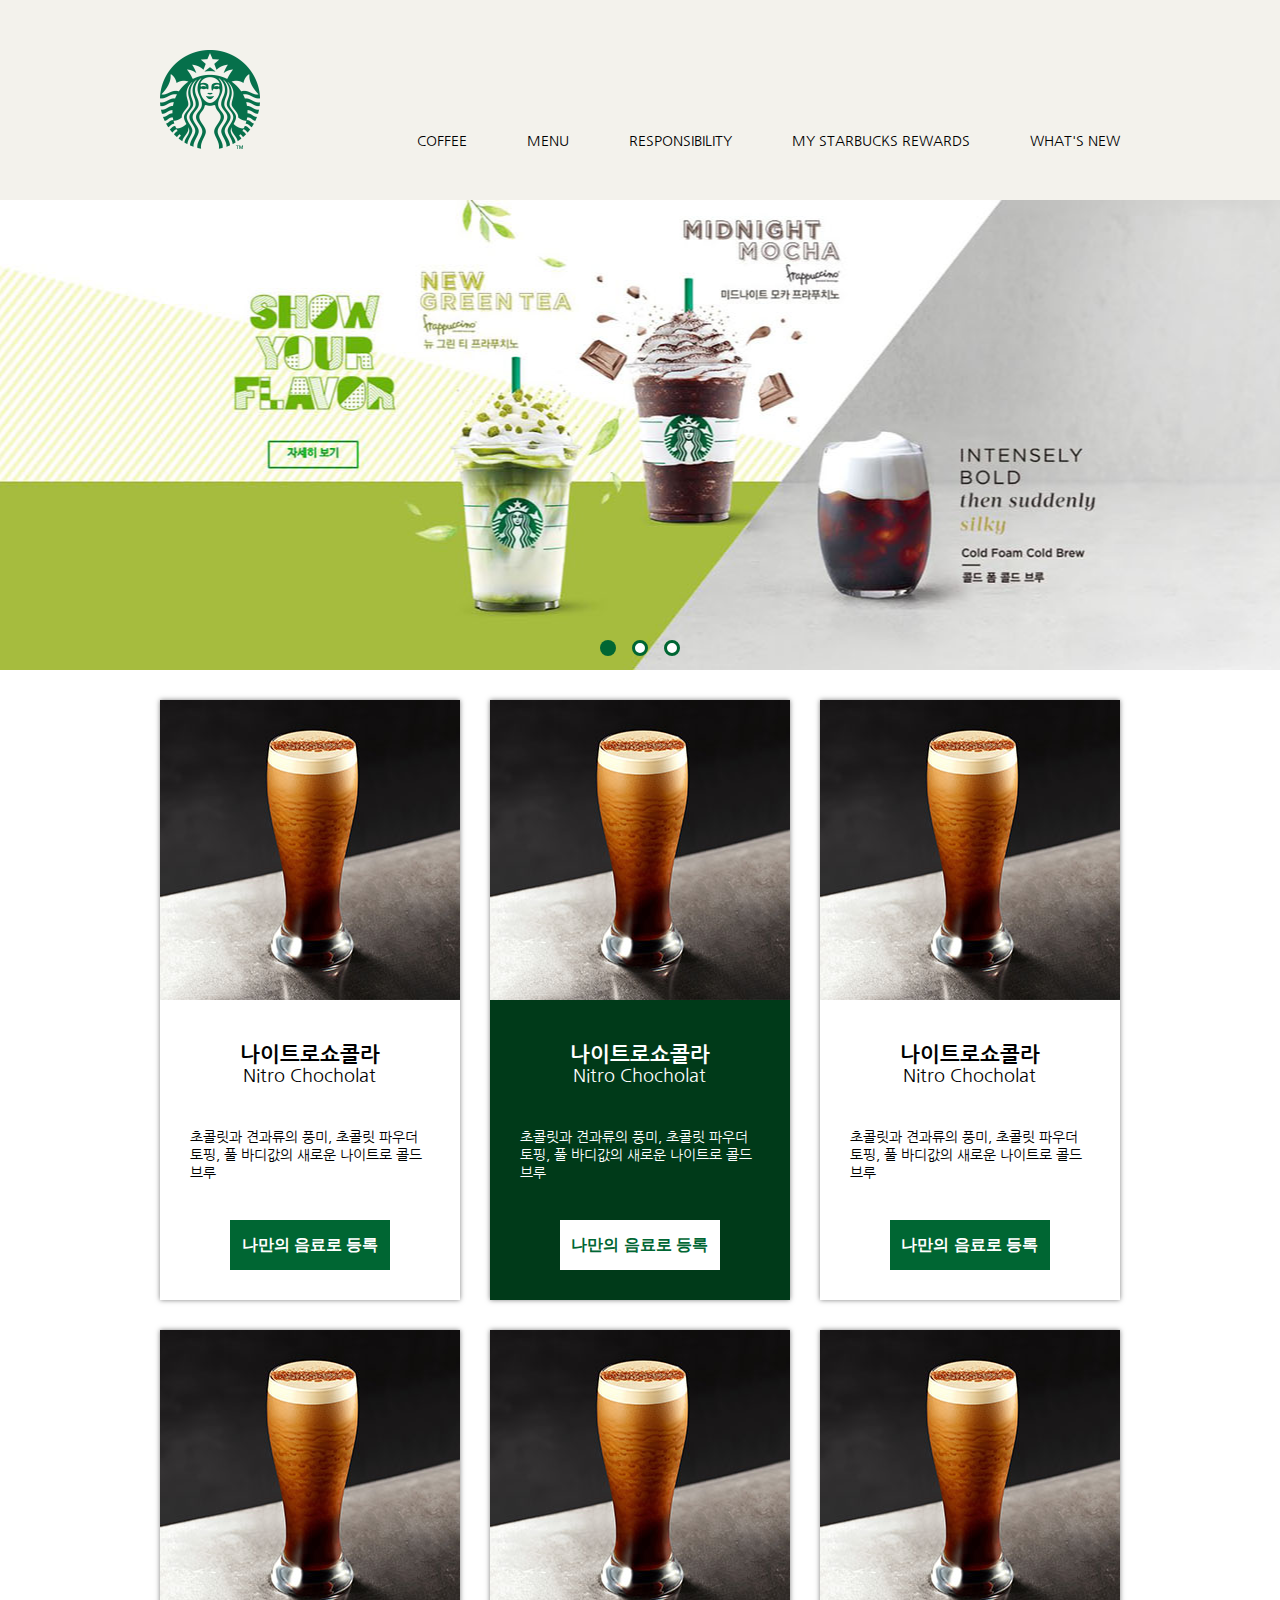
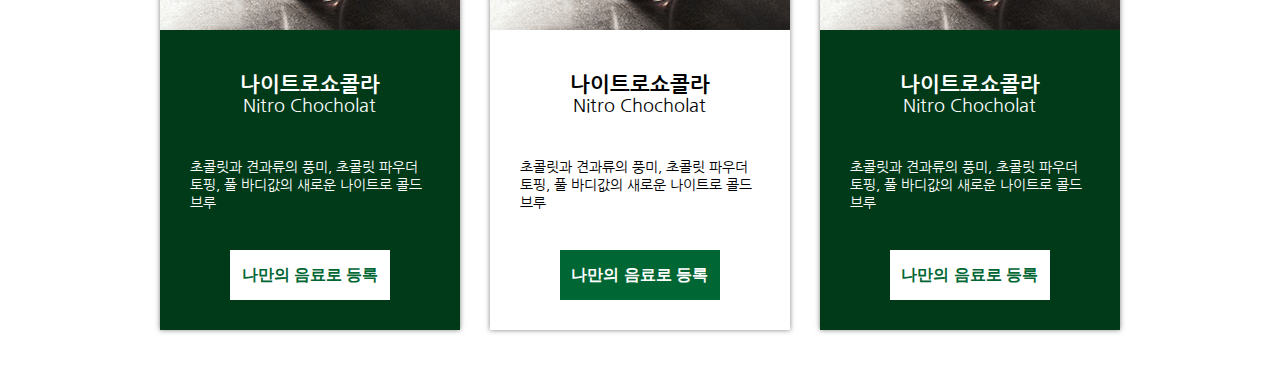
<file: layout/layout1.html>
<!DOCTYPE html>
<html lang="ko">
<head>
  <meta charset="UTF-8">
  <meta name="viewport" content="width=device-width, initial-scale=1.0">
  <meta http-equiv="X-UA-Compatible" content="ie=edge">
  <title>Document</title>
  <link href="https://fonts.googleapis.com/css?family=Nanum+Gothic" rel="stylesheet">
  <style>
    /* reset, common */
    *{margin: 0; padding: 0;}
    li{list-style: none;}
    a{text-decoration: none; color:#000;}
    button{border:0;}
    body{font-family: 'Nanum Gothic', sans-serif;}
    .center{position: relative; width: 960px; margin: 0 auto;}
    .skip{font-size: 0; text-indent: -9999px; position: absolute; left:-9999px;}

    /* header */
    header{background: #f3f2ec;}
    header .center{height: 200px;}
    header h1{padding-top: 50px;}
    header ul{position: absolute; bottom:50px; right:0;}
    header ul li{float: left; margin-left: 60px;}
    header ul li a{font-size: 14px; text-transform: uppercase;}
    header ul li a:hover{color:#06704b;}

    /* section */
    .slide{position: relative;}
    .slide .slide-list{height: 470px; overflow: hidden;}
    .slide .slide-list li{float: left; width: 100%; height: 100%;
      background-position: center; background-repeat: no-repeat;
    }
    .slide .slide-list li:nth-child(1){background-image: url(img/slide1.jpg);}
    .slide .slide-list li:nth-child(2){background-image: url(img/slide1.jpg);}
    .slide .slide-list li:nth-child(3){background-image: url(img/slide1.jpg);}
    .slide .pagination{
      position: absolute; left:50%; transform: translateX(-50%);
      bottom:14px;
    }
    .slide .pagination li{float: left; padding: 0 8px;}
    .slide .pagination li a{display: block; width: 16px; height: 16px;
      border-radius: 50%; border: 3px solid #006633; box-sizing: border-box;
      background: #fff;
    }
    .slide .pagination li.active a{
      background: #006633; border:0;
    }

    .product-list{margin: 30px auto;}
    .product-list::after{content:''; display: block; overflow: hidden; clear: both;}
    .product-list ul{margin:0 -15px; background: pink;}
    .product-list ul li{float: left; margin-bottom: 30px; width: 33.33%; text-align: center;}
    /* .product-list ul li{float: left; width: 300px; margin-right: 30px; margin-bottom: 30px; text-align: center;}
    .product-list ul li:nth-child(3n){margin-right: 0;} */
    .product-list ul li .wrap{
      /* block이면 가운데정렬 안되므로 인라인으로 성질변경 */
      display: inline-block;
      position: relative; width: 300px; height: 600px;
      background: #fff; box-shadow: 0 0 5px rgba(0,0,0,0.5);
    }
    .product-list ul li:nth-child(even) .wrap{background: #003a19;}
    .product-list ul li .wrap img{width: 100%;}
    .product-list ul li .wrap dl{padding-top: 40px;}
    .product-list ul li:nth-child(even) .wrap dl{color:#fff;}
    .product-list ul li .wrap dl dt{padding-bottom: 40px;}
    .product-list ul li .wrap dl dt b{font-size: 21px; display: block;}
    .product-list ul li .wrap dl dt span{font-size: 18px;}
    .product-list ul li .wrap dl dd{padding: 0 30px; font-size: 14px; text-align: left;}
    .product-list ul li .wrap button{
      position: absolute; left:50%; transform: translateX(-50%);
      bottom:30px; width: 160px; height: 50px; background: #006633; font-size: 16px;
      font-weight: bold; color:#fff;
    }
    .product-list ul li:nth-child(even) .wrap button{background: #fff; color:#006633;}


  </style>
</head>
<body>
  <header>
    <div class="center">
      <h1><img src="img/starbucks-logo.png" alt="스타벅스 로고"></h1>
      <ul>
        <!-- li*5>a[href=#] -->
        <li><a href="#">coffee</a></li>
        <li><a href="#">menu</a></li>
        <li><a href="#">responsibility</a></li>
        <li><a href="#">my starbucks rewards</a></li>
        <li><a href="#">what's new</a></li>
      </ul>
    </div>
  </header>
  <section>
    <article class="slide">
      <ul class="slide-list">
        <li><a href="#"><span class="skip">show your flavor - 뉴그린티 프라푸치노, ...</span></a></li>
        <li><a href="#"><span class="skip">두번째슬라이드 내용작성</span></a></li>
        <li><a href="#"><span class="skip">세번째슬라이드 내용작성</span></a></li>
      </ul>
      <!-- ul>li*3>a[href=#]>span[class=skip] -->
      <ul class="pagination">
        <li class="active"><a href="#"><span class="skip">1</span></a></li>
        <li><a href="#"><span class="skip">2</span></a></li>
        <li><a href="#"><span class="skip">3</span></a></li>
      </ul>
    </article>

    <article class="product-list center">
      <!-- ul>li>div[class=wrap]>img+(dl>dt(b+span)+dd)+button -->
      <ul>
        <li>
          <div class="wrap">
            <img src="img/coffee.jpg" alt="">
            <dl>
              <dt>
                <b>나이트로쇼콜라</b>
                <span>Nitro Chocholat</span>
              </dt>
              <dd>초콜릿과 견과류의 풍미, 초콜릿 파우더 토핑, 풀 바디값의 새로운 나이트로 콜드 브루</dd>
            </dl>
            <button>나만의 음료로 등록</button>
          </div>
        </li>
        <li>
          <div class="wrap">
            <img src="img/coffee.jpg" alt="">
            <dl>
              <dt>
                <b>나이트로쇼콜라</b>
                <span>Nitro Chocholat</span>
              </dt>
              <dd>초콜릿과 견과류의 풍미, 초콜릿 파우더 토핑, 풀 바디값의 새로운 나이트로 콜드 브루</dd>
            </dl>
            <button>나만의 음료로 등록</button>
          </div>
        </li>
        <li>
          <div class="wrap">
            <img src="img/coffee.jpg" alt="">
            <dl>
              <dt>
                <b>나이트로쇼콜라</b>
                <span>Nitro Chocholat</span>
              </dt>
              <dd>초콜릿과 견과류의 풍미, 초콜릿 파우더 토핑, 풀 바디값의 새로운 나이트로 콜드 브루</dd>
            </dl>
            <button>나만의 음료로 등록</button>
          </div>
        </li>
        <li>
          <div class="wrap">
            <img src="img/coffee.jpg" alt="">
            <dl>
              <dt>
                <b>나이트로쇼콜라</b>
                <span>Nitro Chocholat</span>
              </dt>
              <dd>초콜릿과 견과류의 풍미, 초콜릿 파우더 토핑, 풀 바디값의 새로운 나이트로 콜드 브루</dd>
            </dl>
            <button>나만의 음료로 등록</button>
          </div>
        </li>
        <li>
          <div class="wrap">
            <img src="img/coffee.jpg" alt="">
            <dl>
              <dt>
                <b>나이트로쇼콜라</b>
                <span>Nitro Chocholat</span>
              </dt>
              <dd>초콜릿과 견과류의 풍미, 초콜릿 파우더 토핑, 풀 바디값의 새로운 나이트로 콜드 브루</dd>
            </dl>
            <button>나만의 음료로 등록</button>
          </div>
        </li>
        <li>
          <div class="wrap">
            <img src="img/coffee.jpg" alt="">
            <dl>
              <dt>
                <b>나이트로쇼콜라</b>
                <span>Nitro Chocholat</span>
              </dt>
              <dd>초콜릿과 견과류의 풍미, 초콜릿 파우더 토핑, 풀 바디값의 새로운 나이트로 콜드 브루</dd>
            </dl>
            <button>나만의 음료로 등록</button>
          </div>
        </li>
      </ul>
    </article>
  </section>
</body>
</html>
</file>
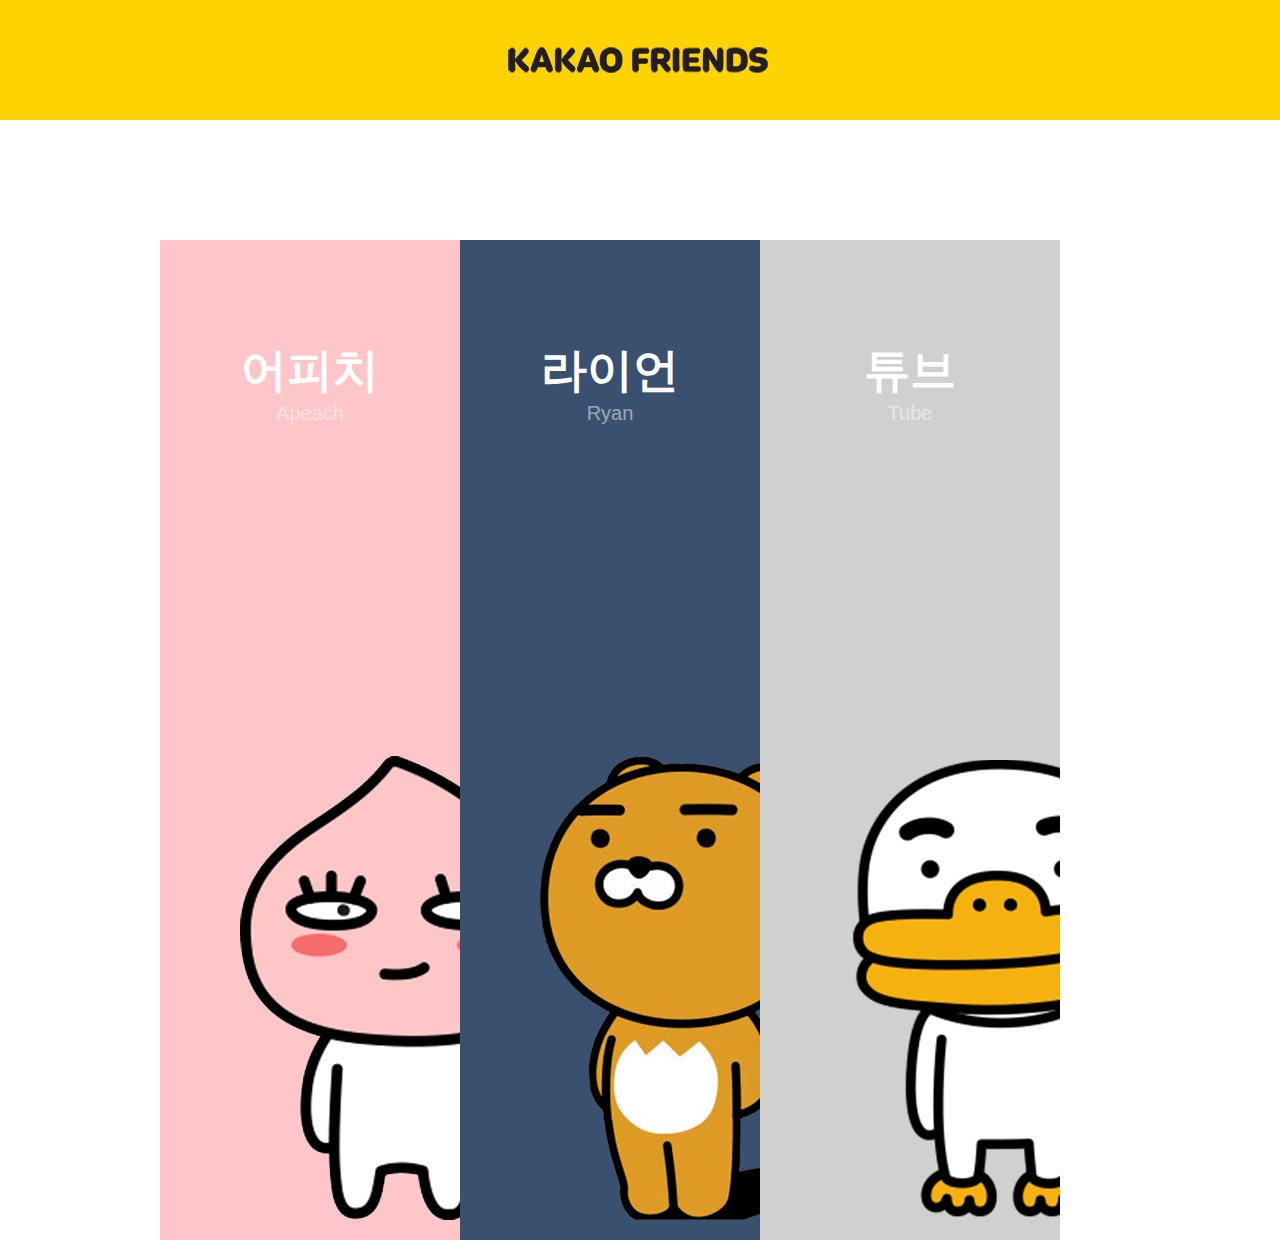
<file: layout/layout10_1.html>
<!DOCTYPE html>
<html lang="ko">
<head>
  <meta charset="UTF-8">
  <meta name="viewport" content="width=device-width, initial-scale=1.0">
  <meta http-equiv="X-UA-Compatible" content="ie=edge">
  <title>Document</title>
  <style>
    /* reset, common */
    *{margin: 0; padding: 0; transition: transform 1s;}
    .center{position: relative; width: 960px; margin: 0 auto;}

    /* header */
    body{font-family: sans-serif;}
    header{
      background: #ffd300;
      height: 120px;
      text-align: center;
      background-image: url(img/kakaofriends-logo.png);
      background-position: center;
      background-repeat: no-repeat;
    }
    section.center{margin: 100px auto;}
    .photo-list{
      margin-top: 120px;
    }
    .photo-list img{position: absolute; bottom: 20px; left: 80px;}
    .box1, .box2, .box3{
      width: 300px; height: 1000px;
      overflow: hidden;
      float: left;
      position: relative;
      color: #fff;
    }
    .box1{
      background:#fec6c8;
    }
    .box2{
      background:#39516e;
    }
    .box3{
      background:#d0d0d0;
    }
    p{
      margin-top: 100px;
      font-size: 30px;
      text-align: center;
      font-weight: bold;
    }
    span{
      display: block;
      font-size: 20px;
      text-align: center;
      opacity: 0.5;
    }
    input[type=radio]{
      display: none;
    }
    .photo-list input[type=radio]:checked +div{
      transform: scale(1.1);
      box-shadow: 0 0 10px 3px rgba(0, 0,0, 0.5);
      z-index:1;
    }
    p{
      font-size: 46px;
      color: white;
    }
  </style>
</head>
<body>
  <header></header>
  <div class="radio">
  <section class="center">
    <article class="photo-list">
      <label>
        <input type="radio" name="radio">
        <div class="box1">
          <img src="img/어피치.png" alt="어피치">
          <p>어피치</p>
          <span>Apeach</span>
        </div>
      </label>
        <label>
          <input type="radio" name="radio">
          <div class="box2">
            <img src="img/라이언.png" alt="라이언" >
            <p>라이언</p>
            <span>Ryan</span>
          </div>
        </label>
        <label>
          <input type="radio" name="radio">
          <div class="box3">
            <img src="img/튜브.png" alt="튜브">
            <p>튜브</p>
            <span>Tube</span>
          </div>
        </label>
    </article>
  </section>
</body>
</html>
</file>
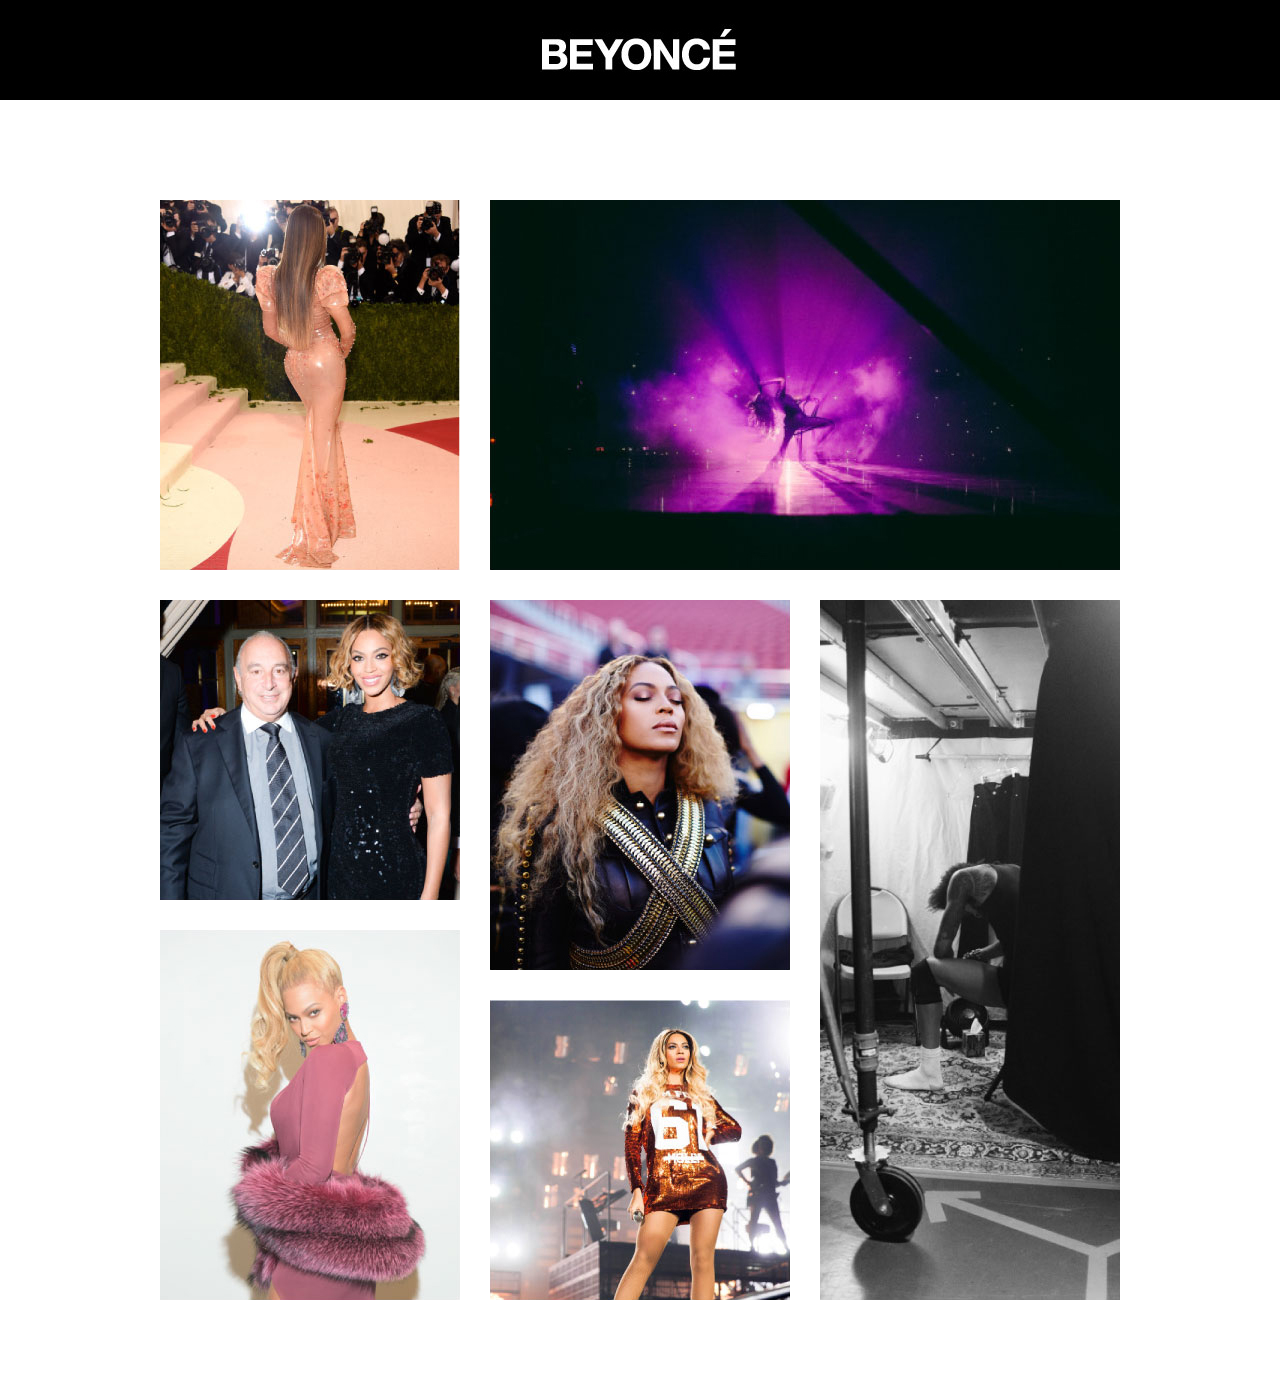
<file: layout/layout2.html>
<!DOCTYPE html>
<html lang="ko">
<head>
  <meta charset="UTF-8">
  <meta name="viewport" content="width=device-width, initial-scale=1.0">
  <meta http-equiv="X-UA-Compatible" content="ie=edge">
  <title>Document</title>
  <link rel="stylesheet" href="https://use.fontawesome.com/releases/v5.1.0/css/all.css" integrity="sha384-lKuwvrZot6UHsBSfcMvOkWwlCMgc0TaWr+30HWe3a4ltaBwTZhyTEggF5tJv8tbt" crossorigin="anonymous">
  <style>
    *{margin: 0; padding: 0;}
    .skip{font-size: 0; text-indent: -9999px; position: absolute; left:-9999px;}
    .center{position: relative; width: 960px; margin: 0 auto;}
    button{border: 0; background: none;}

    header{background: #000; height: 100px; text-align: center;}
    header h1{padding-top: 20px;}
    header .btn-menu{position: absolute; left:30px; top:35px;}
    header .btn-search{position: absolute; right:30px; top:35px;}
    header i{color:#fff; font-size: 30px;}

    section.center{margin: 100px auto;}
    .photo-list .row::after{content: ''; display: block; clear: both; overflow: hidden;}
    .photo-list .row img{float: left;}
    .photo-list .row img:nth-child(1){margin-right: 30px;}
    .photo-list .col{float: left; width: 300px; margin-right: 30px;}
    .photo-list .col:last-child{margin-right: 0;}
    .photo-list .col img{margin: 30px 0 0 0; vertical-align: top;}
  </style>
</head>
<body>
  <header>
    <div class="center">
      <h1><img src="img/beyonce-logo.jpg" alt="beyonce"></h1>
      <button class="btn-menu"><i class="fas fa-bars"></i><span class="skip">메뉴</span></button>
      <button class="btn-search"><i class="fas fa-search"></i><span class="skip">검색</span></button>
    </div>
  </header>
  <section class="center">
    <article class="photo-list">
      <div class="row">
        <img src="img/beyonce1.jpg" alt="beyonce1">
        <img src="img/beyonce2.jpg" alt="beyonce2">
      </div>
      <div class="row">
        <div class="col">
          <img src="img/beyonce3.jpg" alt="beyonce3">
          <img src="img/beyonce4.jpg" alt="beyonce4">
        </div>
        <div class="col">
          <img src="img/beyonce5.jpg" alt="beyonce5">
          <img src="img/beyonce6.jpg" alt="beyonce6">
        </div>
        <div class="col">
          <img src="img/beyonce7.jpg" alt="beyonce7">
        </div>
      </div>
    </article>
  </section>
</body>
</html>
</file>
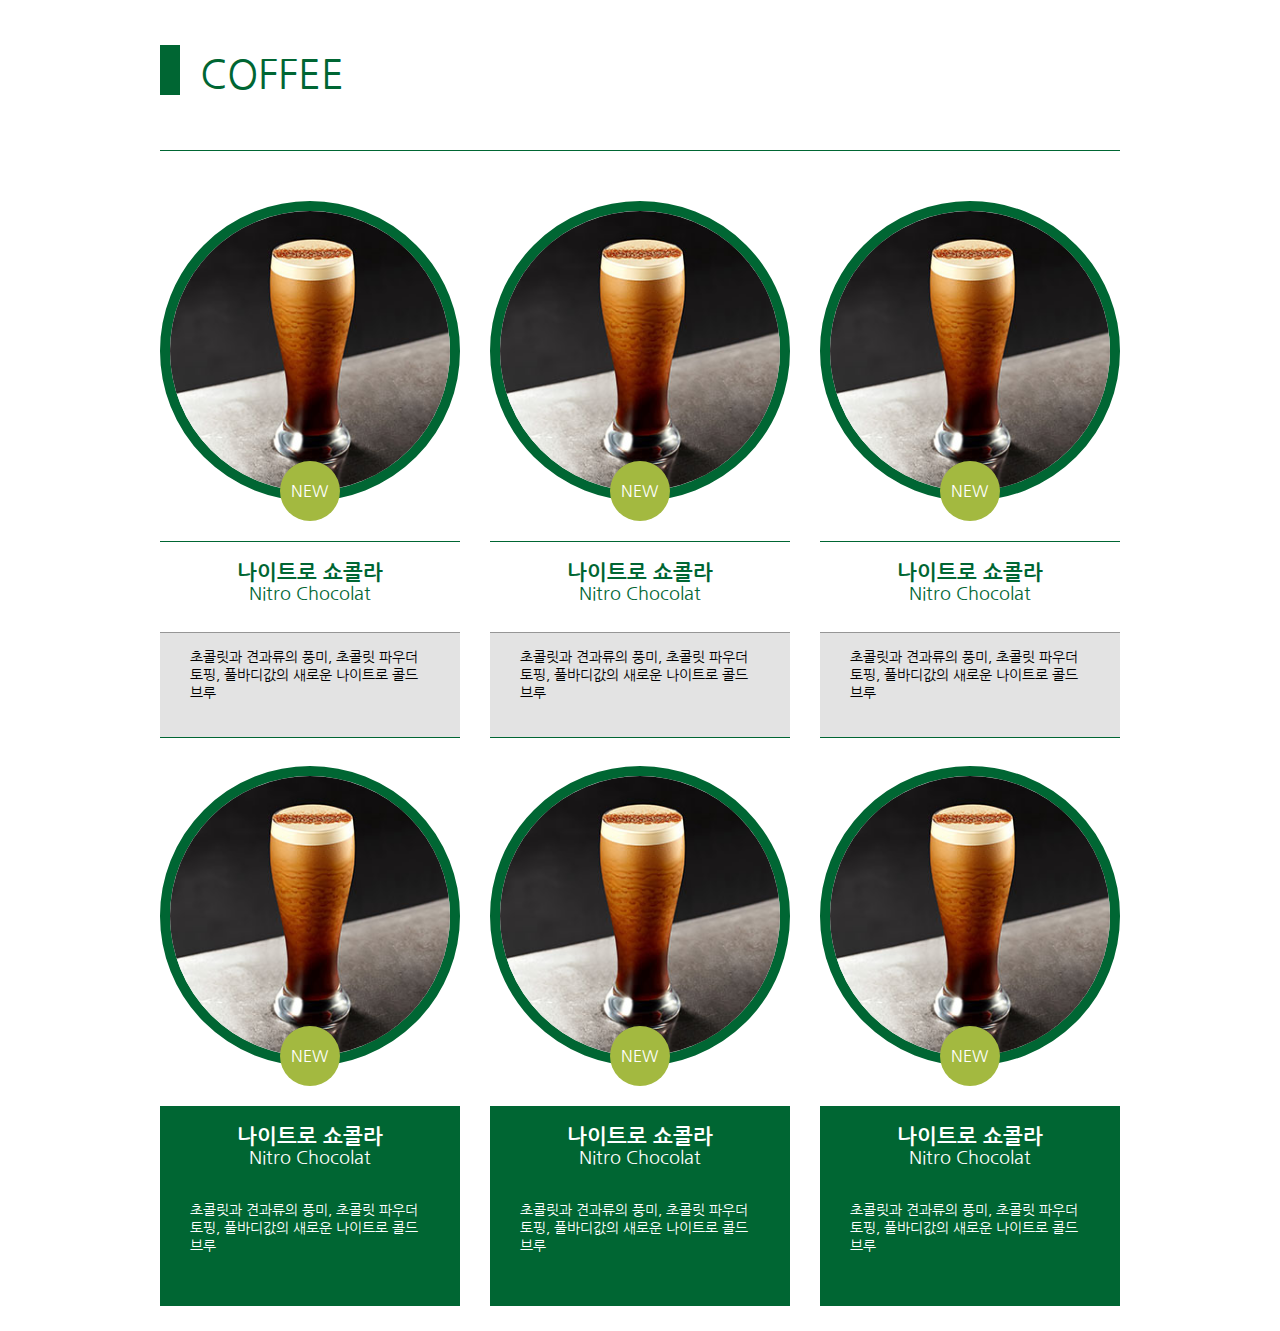
<file: layout/layout3.html>
<!DOCTYPE html>
<html lang="ko">
<head>
  <meta charset="UTF-8">
  <meta name="viewport" content="width=device-width, initial-scale=1.0">
  <meta http-equiv="X-UA-Compatible" content="ie=edge">
  <title>Document</title>
  <link href="https://fonts.googleapis.com/css?family=Nanum+Gothic" rel="stylesheet">
  <link rel="stylesheet" href="https://use.fontawesome.com/releases/v5.1.0/css/all.css" integrity="sha384-lKuwvrZot6UHsBSfcMvOkWwlCMgc0TaWr+30HWe3a4ltaBwTZhyTEggF5tJv8tbt" crossorigin="anonymous">
  <style>
    /* reset, common */
    *{margin: 0; padding: 0;}
    li{list-style: none;}
    a{text-decoration: none; color:#000;}
    button{border: 0;}
    body{font-family: 'Nanum Gothic', sans-serif;}
    .skip{font-size: 0; text-indent: -9999px; position: absolute; left:-9999px;}
    .center{position: relative; width: 960px; margin: 0 auto;}

    .title{height: 150px; border-bottom:1px solid #006633; margin-bottom: 50px;}
    .title h2{font-size: 40px; padding-top: 45px; font-weight: normal; color:#006633;}
    .title h2::before{content: ''; display: inline-block; width: 20px; height: 50px;
      background: #006633; margin-right: 20px; vertical-align: text-bottom;
    }

    .product-list{}
    .product-list ul{overflow: hidden; margin: 0 -15px;}
    .product-list ul li{float: left; width: 33.33%; height: 535px; text-align: center; margin-bottom: 30px;}
    .product-list ul li .img-box{
      display: inline-block; position: relative; width: 300px; height: 340px;
    }
    .product-list ul li .img-box .wrap{
      position: relative;
      width: 300px; height: 300px; overflow: hidden;
      border: 10px solid #006633; border-radius: 50%; box-sizing: border-box;
    }
    .product-list ul li .img-box .wrap img{width: 100%;}
    .product-list ul li .img-box .wrap .over{
      position: absolute; top:0; width: 100%; height: 100%;
      background: rgba(0,0,0,0.5); opacity: 0;
      transition: all 0.5s;
    }
    .product-list ul li .img-box .wrap:hover .over{opacity: 1;}
    .product-list ul li .img-box .wrap .over button{
      position: absolute; top:50%; left:50%; transform: translate(-50%, -50%);
      color:#fff; background: none; font-size: 52px; cursor: pointer; outline: none;
    }
    .product-list ul li .img-box > span{
      position: absolute; left:50%; bottom:20px;
      width: 60px; height: 60px; margin-left: -30px;
      background: #a3b940; color:#fff; border-radius: 50%;
      line-height: 60px; text-transform: uppercase;
    }

    .product-list dl{
      display: inline-block; width: 300px;
      border-top:1px solid #006633; border-bottom: 1px solid #006633;
    }
    .product-list dl dt{height: 90px; color:#006633;}
    .product-list dl dt b{display:block; padding-top: 20px; font-size: 21px;}
    .product-list dl dt span{font-size: 18px;}
    .product-list dl dd{
      height: 105px; font-size: 14px; padding: 15px 30px; box-sizing: border-box;
      background: #e3e3e3; border-top: 1px solid #969696; text-align: left;
    }

    /* 짝수번째 줄 스타일 */
    .product-list .even dl{height: 200px; border: 0; background: #006633;}
    .product-list .even dl dt{height: 80px; color: #fff;}
    .product-list .even dl dd{background: none; border: 0; color: #fff;}

  </style>
</head>
<body>
  <section class="center">
    <div class="title">
      <h2>COFFEE</h2>
    </div>
    <div class="product-list">
      <!-- ul>li>div[class="img-box"]>div[class="wrap"]>img+div[class="over"] -->
      <ul>
        <li>
          <div class="img-box">
            <div class="wrap">
              <img src="img/coffee.jpg" alt="">
              <div class="over">
                <button class="fas fa-search">
                  <span class="skip">자세히보기</span>
                </button>
              </div>
            </div>
            <span>new</span>
          </div>
          <dl>
            <dt>
              <b>나이트로 쇼콜라</b>
              <span>Nitro Chocolat</span>
            </dt>
            <dd>초콜릿과 견과류의 풍미, 초콜릿 파우더 토핑, 풀바디값의 새로운 나이트로 콜드 브루</dd>
          </dl>
        </li>
        <li>
          <div class="img-box">
            <div class="wrap">
              <img src="img/coffee.jpg" alt="">
              <div class="over">
                <button class="fas fa-search">
                  <span class="skip">자세히보기</span>
                </button>
              </div>
            </div>
            <span>new</span>
          </div>
          <dl>
            <dt>
              <b>나이트로 쇼콜라</b>
              <span>Nitro Chocolat</span>
            </dt>
            <dd>초콜릿과 견과류의 풍미, 초콜릿 파우더 토핑, 풀바디값의 새로운 나이트로 콜드 브루</dd>
          </dl>
        </li>
        <li>
          <div class="img-box">
            <div class="wrap">
              <img src="img/coffee.jpg" alt="">
              <div class="over">
                <button class="fas fa-search">
                  <span class="skip">자세히보기</span>
                </button>
              </div>
            </div>
            <span>new</span>
          </div>
          <dl>
            <dt>
              <b>나이트로 쇼콜라</b>
              <span>Nitro Chocolat</span>
            </dt>
            <dd>초콜릿과 견과류의 풍미, 초콜릿 파우더 토핑, 풀바디값의 새로운 나이트로 콜드 브루</dd>
          </dl>
        </li>
        <li class="even">
          <div class="img-box">
            <div class="wrap">
              <img src="img/coffee.jpg" alt="">
              <div class="over">
                <button class="fas fa-search">
                  <span class="skip">자세히보기</span>
                </button>
              </div>
            </div>
            <span>new</span>
          </div>
          <dl>
            <dt>
              <b>나이트로 쇼콜라</b>
              <span>Nitro Chocolat</span>
            </dt>
            <dd>초콜릿과 견과류의 풍미, 초콜릿 파우더 토핑, 풀바디값의 새로운 나이트로 콜드 브루</dd>
          </dl>
        </li>
        <li class="even">
          <div class="img-box">
            <div class="wrap">
              <img src="img/coffee.jpg" alt="">
              <div class="over">
                <button class="fas fa-search">
                  <span class="skip">자세히보기</span>
                </button>
              </div>
            </div>
            <span>new</span>
          </div>
          <dl>
            <dt>
              <b>나이트로 쇼콜라</b>
              <span>Nitro Chocolat</span>
            </dt>
            <dd>초콜릿과 견과류의 풍미, 초콜릿 파우더 토핑, 풀바디값의 새로운 나이트로 콜드 브루</dd>
          </dl>
        </li>
        <li class="even">
          <div class="img-box">
            <div class="wrap">
              <img src="img/coffee.jpg" alt="">
              <div class="over">
                <button class="fas fa-search">
                  <span class="skip">자세히보기</span>
                </button>
              </div>
            </div>
            <span>new</span>
          </div>
          <dl>
            <dt>
              <b>나이트로 쇼콜라</b>
              <span>Nitro Chocolat</span>
            </dt>
            <dd>초콜릿과 견과류의 풍미, 초콜릿 파우더 토핑, 풀바디값의 새로운 나이트로 콜드 브루</dd>
          </dl>
        </li>
      </ul>
    </div>
  </section>
</body>
</html>
</file>
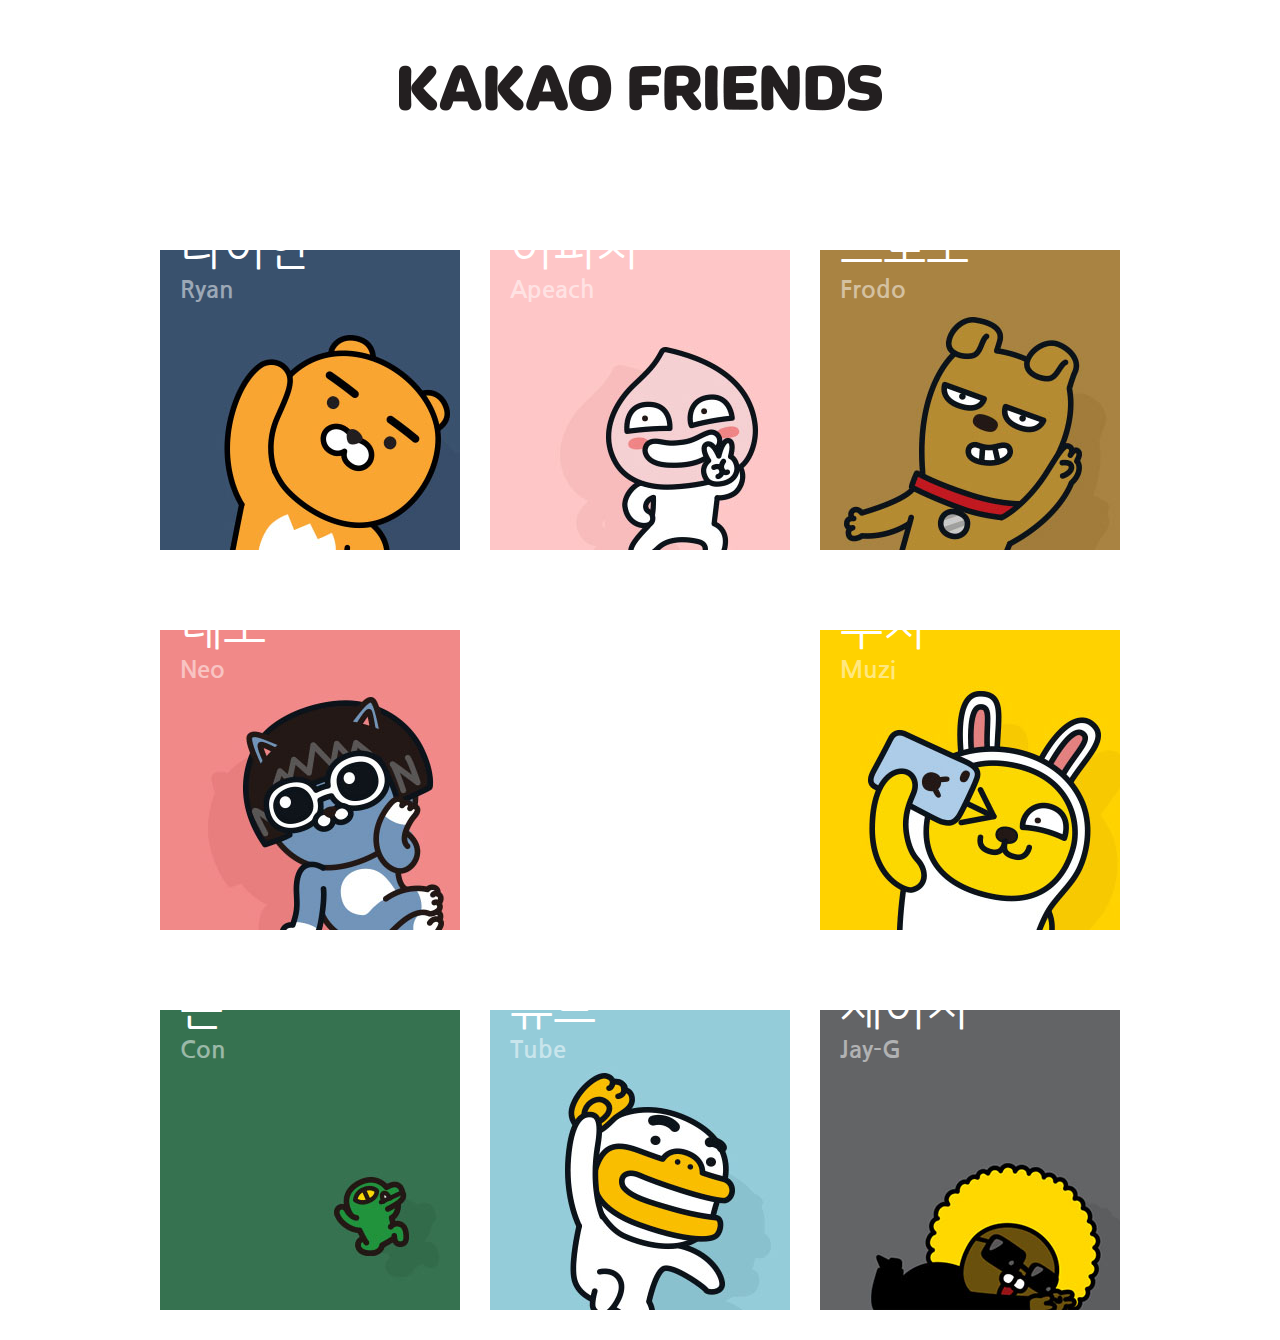
<file: layout/layout4.html>
<!DOCTYPE html>
<html lang="ko">
<head>
  <meta charset="UTF-8">
  <meta name="viewport" content="width=device-width, initial-scale=1.0">
  <meta http-equiv="X-UA-Compatible" content="ie=edge">
  <title>Document</title>
  <link href="https://fonts.googleapis.com/css?family=Nanum+Gothic" rel="stylesheet">
  <style>
    /* reset, common */
    *{margin: 0; padding: 0;}
    li{list-style: none;}
    body{font-family: 'Nanum Gothic', sans-serif;}
    .center{position: relative; width: 960px; margin: 0 auto;}

    header{height: 200px; text-align: center; line-height: 200px;}
    ul{overflow: hidden; margin: 0 -15px;}
    ul li{float: left; width: 33.33%; height: 350px; margin-bottom:30px;}
    ul li .wrap{
      position: relative; width: 300px; height: 100%;
      padding: 20px; color:#fff; overflow: hidden;
      box-sizing: border-box; margin: auto;
    }
    ul li:nth-child(1) .wrap{}
    ul li:nth-child(2) .wrap{}
    ul li:nth-child(3) .wrap{}
    ul li:nth-child(4) .wrap{}
    ul li:nth-child(6) .wrap{}
    ul li:nth-child(7) .wrap{}
    ul li:nth-child(8) .wrap{}
    ul li:nth-child(9) .wrap{}
    .wrap h2{position: relative; font-weight: normal; font-size: 46px;}
    .wrap span{font-size: 24px; font-weight: bold; opacity: 0.5;}
    .wrap img{position: absolute; bottom:0; left:0;}
  </style>
</head>
<body>
  <header>
    <h1><img src="img/kakaofriends-logo-big.png" alt="kakaofriends"></h1>
  </header>
  <section class="center">
    <!-- ul>li>div[class="wrap"]>img+h2+span     -->
    <ul>
      <li>
        <div class="wrap">
          <img src="img/friends_ryan.jpg" alt="">
          <h2>라이언</h2>
          <span>Ryan</span>
        </div>
      </li>
      <li>
        <div class="wrap">
          <img src="img/friends_apeach.jpg" alt="">
          <h2>어피치</h2>
          <span>Apeach</span>
        </div>
      </li>
      <li>
        <div class="wrap">
          <img src="img/friends_frodo.jpg" alt="">
          <h2>프로도</h2>
          <span>Frodo</span>
        </div>
      </li>
      <li>
        <div class="wrap">
          <img src="img/friends_neo.jpg" alt="">
          <h2>네오</h2>
          <span>Neo</span>
        </div>
      </li>
      <li></li>
      <li>
        <div class="wrap">
          <img src="img/friends_muzi.jpg" alt="">
          <h2>무지</h2>
          <span>Muzi</span>
        </div>
      </li>
      <li>
        <div class="wrap">
          <img src="img/friends_con.jpg" alt="">
          <h2>콘</h2>
          <span>Con</span>
        </div>
      </li>
      <li>
        <div class="wrap">
          <img src="img/friends_tube.jpg" alt="">
          <h2>튜브</h2>
          <span>Tube</span>
        </div>
      </li>
      <li>
        <div class="wrap">
          <img src="img/friends_jayg.jpg" alt="">
          <h2>제이지</h2>
          <span>Jay-G</span>
        </div>
      </li>
    </ul>
  </section>
</body>
</html>
</file>
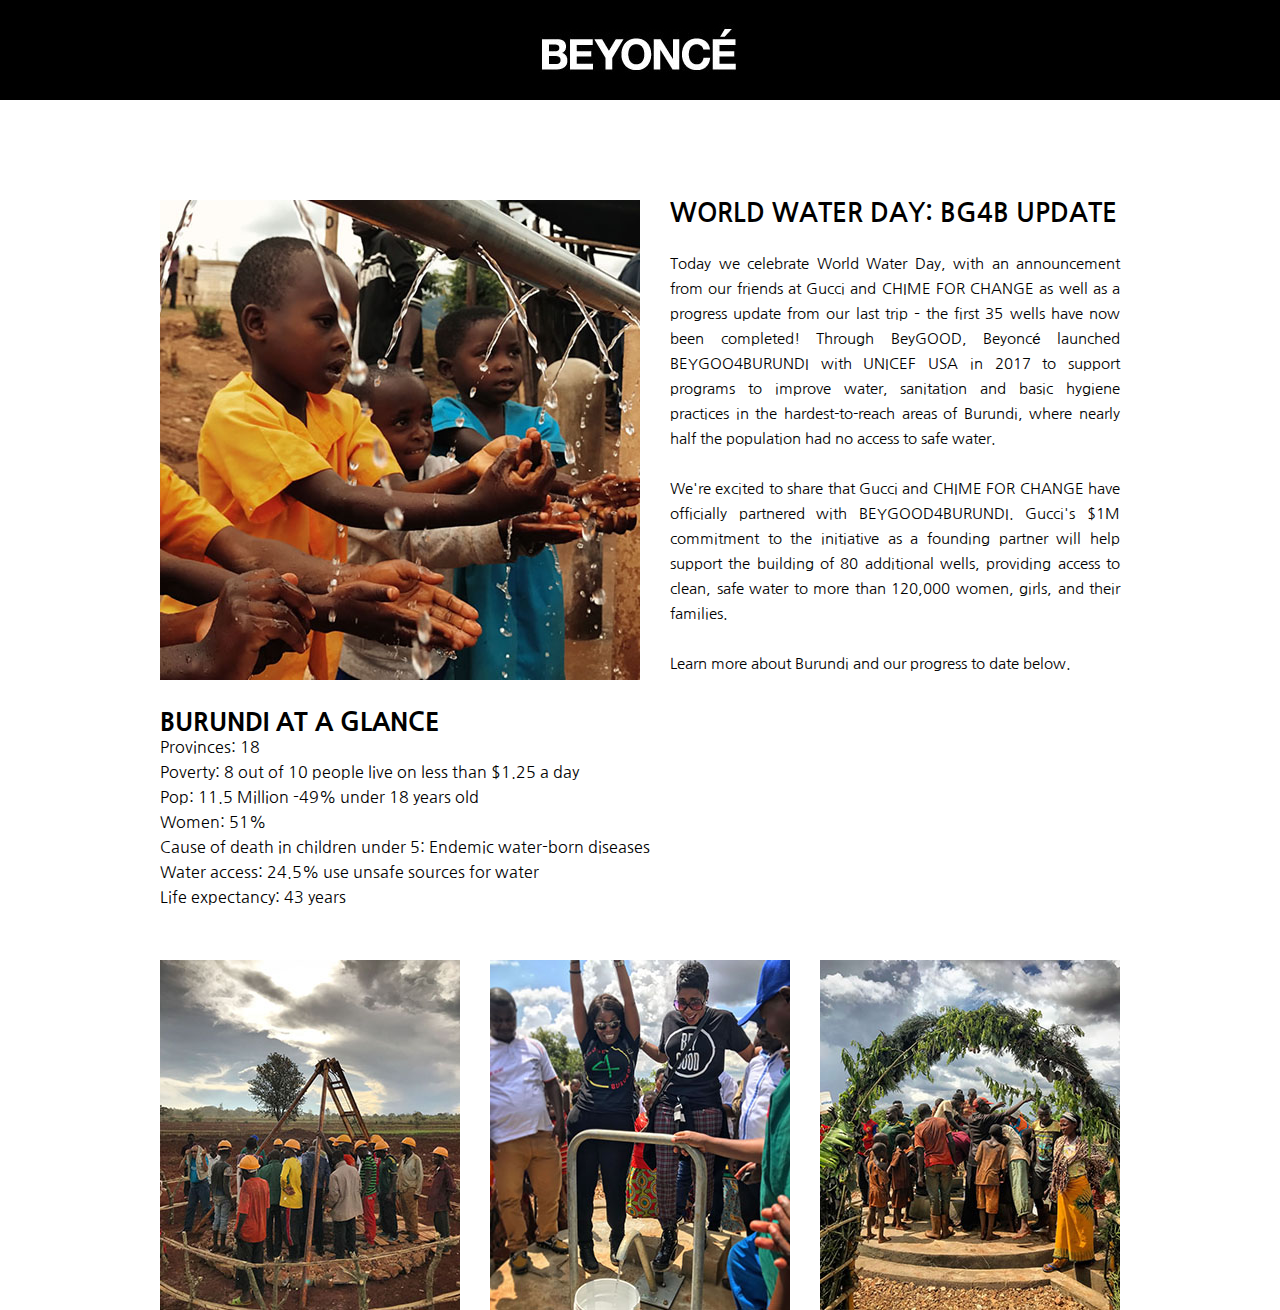
<file: layout/layout5.html>
<!DOCTYPE html>
<html lang="ko">
<head>
  <meta charset="UTF-8">
  <meta name="viewport" content="width=device-width, initial-scale=1.0">
  <meta http-equiv="X-UA-Compatible" content="ie=edge">
  <title>Document</title>
  <!-- 폰트의 굵기는 옵션값을 체크해서 가져와야 적용된다. -->
  <link href="https://fonts.googleapis.com/css?family=Nanum+Gothic:400,700,800" rel="stylesheet">
  <link rel="stylesheet" href="https://use.fontawesome.com/releases/v5.1.0/css/all.css" integrity="sha384-lKuwvrZot6UHsBSfcMvOkWwlCMgc0TaWr+30HWe3a4ltaBwTZhyTEggF5tJv8tbt" crossorigin="anonymous">
  <style>
    *{margin: 0; padding: 0;}
    body{font-family: 'Nanum Gothic', sans-serif;}
    .center{position: relative; width: 960px; margin: 0 auto;}
    button{border: 0; background: none;}

    header{background: #000; height: 100px; text-align: center;}
    header .center{width: 1200px;}
    header h1{padding-top: 20px;}
    header .btn-menu{position: absolute; left:30px; top:35px;}
    header .btn-search{position: absolute; right:30px; top:35px;}
    header i{color:#fff; font-size: 30px;}

    section.center{margin: 100px auto;}
    /* 가상선택자로 클리어 처리 */
    article .row::after{content: ''; display: block; clear: both; overflow: hidden;}
    article .row img{float: left; padding-right: 30px;}
    article .row .text h2{font-size: 26px;}
    article .row .text p{font-size: 15px; line-height: 25px; text-align: justify; padding-top: 25px;}
    article dl{padding: 30px 0 50px;}
    article dl dt{font-size: 25px; font-weight: 800;}
    article dl dd{font-size: 16px; line-height: 25px;}

    .gallery img{float: left; width: 300px; margin-right: 30px;}
    .gallery img:last-child{margin-right: 0;}

  </style>
</head>
<body>
  <header>
    <div class="center">
      <h1><img src="img/beyonce-logo.jpg" alt="beyonce"></h1>
      <button class="btn-menu"><i class="fas fa-bars"></i><span class="skip">메뉴</span></button>
      <button class="btn-search"><i class="fas fa-search"></i><span class="skip">검색</span></button>
    </div>
  </header>
  <section class="center">
    <article>
      <div class="row">
        <img src="img/worldwater1.jpg" alt="">
        <div class="text">
          <h2>WORLD WATER DAY: BG4B UPDATE</h2>
          <p>Today we celebrate World Water Day, with an announcement from our friends at Gucci and CHIME FOR CHANGE as well as a progress update from our last trip – the first 35 wells have now been completed! Through BeyGOOD, Beyoncé launched BEYGOO4BURUNDI with UNICEF USA in 2017 to support programs to improve water, sanitation and basic hygiene practices in the hardest-to-reach areas of Burundi, where nearly half the population had no access to safe water.</p>
          <p>We're excited to share that Gucci and CHIME FOR CHANGE have officially partnered with BEYGOOD4BURUNDI. Gucci's $1M commitment to the initiative as a founding partner will help support the building of 80 additional wells, providing access to clean, safe water to more than 120,000 women, girls, and their families.</p>
          <p>Learn more about Burundi and our progress to date below.</p>
        </div>
      </div>
      <dl>
        <dt>BURUNDI AT A GLANCE</dt>
        <dd>Provinces: 18</dd>
        <dd>Poverty: 8 out of 10 people live on less than $1.25 a day</dd>
        <dd>Pop: 11.5 Million -49% under 18 years old</dd>
        <dd>Women: 51%</dd>
        <dd>Cause of death in children under 5: Endemic water-born diseases</dd>
        <dd>Water access: 24.5% use unsafe sources for water</dd>
        <dd>Life expectancy: 43 years</dd>
      </dl>
      <div class="gallery">
        <img src="img/worldwater2.jpg" alt="">
        <img src="img/worldwater3.jpg" alt="">
        <img src="img/worldwater4.jpg" alt="">
      </div>
    </article>
  </section>
</body>
</html>
</file>
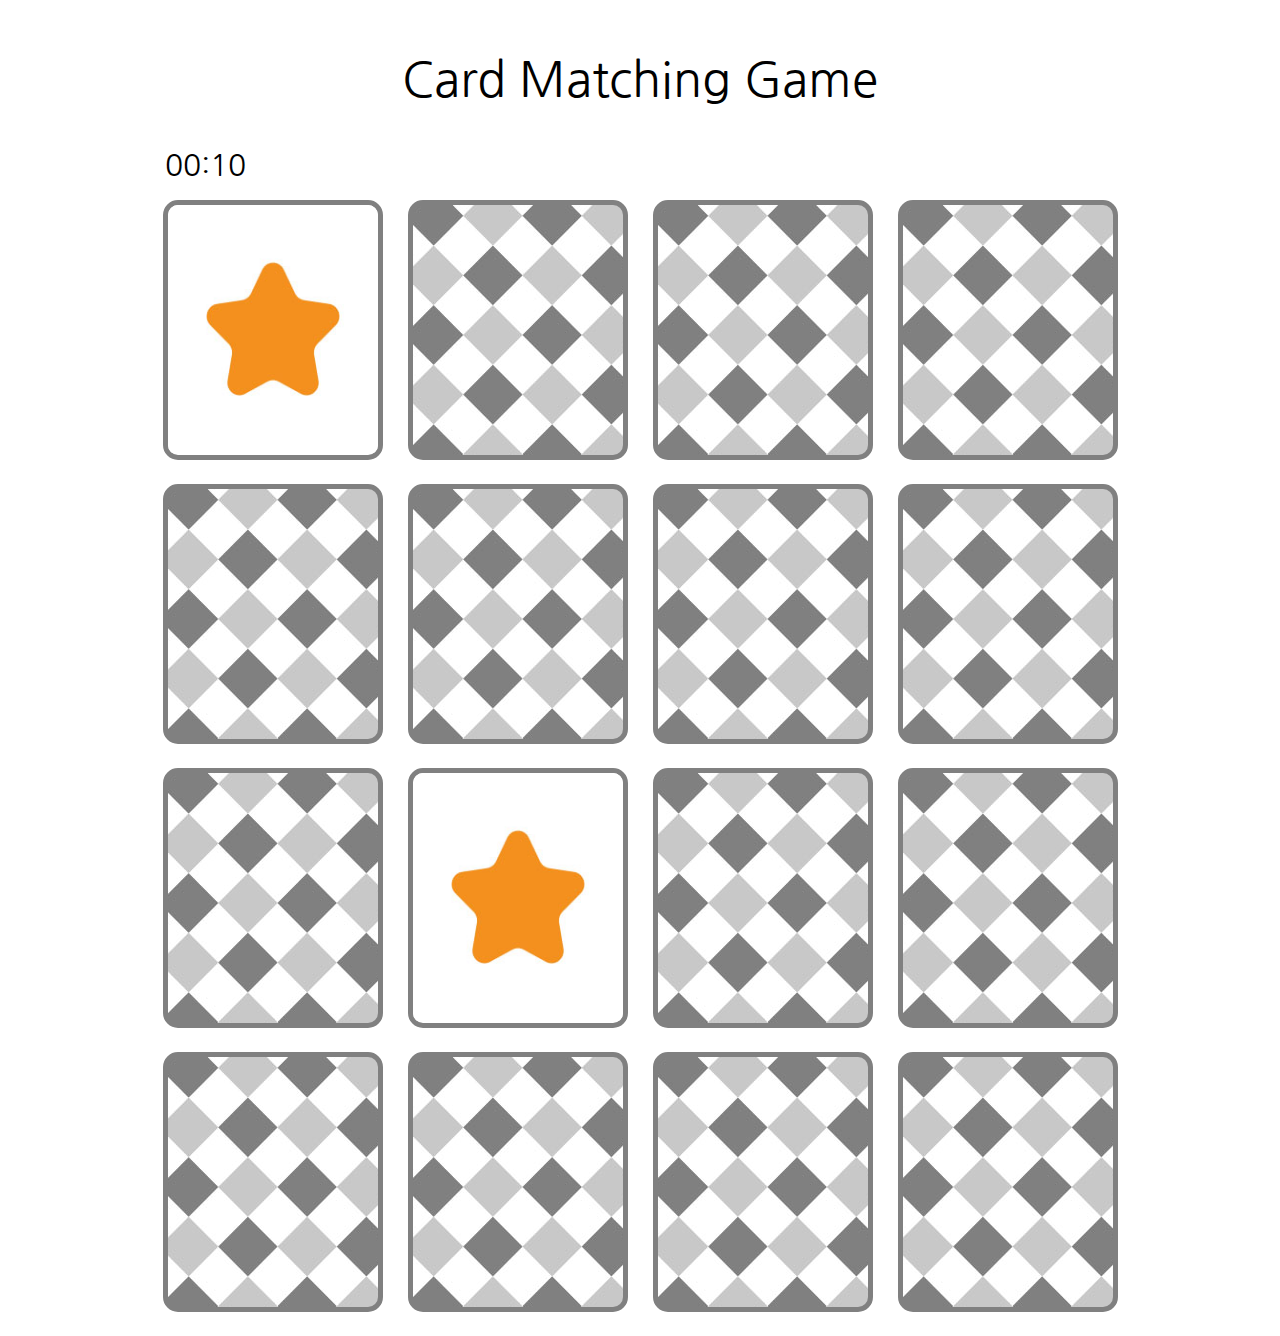
<file: layout/layout6.html>
<!DOCTYPE html>
<html lang="ko">
<head>
  <meta charset="UTF-8">
  <meta name="viewport" content="width=device-width, initial-scale=1.0">
  <meta http-equiv="X-UA-Compatible" content="ie=edge">
  <title>Document</title>
  <link href="https://fonts.googleapis.com/css?family=Nanum+Gothic:400,700,800" rel="stylesheet">
  <link rel="stylesheet" href="https://use.fontawesome.com/releases/v5.1.0/css/all.css" integrity="sha384-lKuwvrZot6UHsBSfcMvOkWwlCMgc0TaWr+30HWe3a4ltaBwTZhyTEggF5tJv8tbt" crossorigin="anonymous">
  <style>
    *{margin: 0; padding: 0;}
    body{font-family: 'Nanum Gothic', sans-serif;}
    .center{position: relative; width: 960px; margin: 0 auto;}
    button{border: 0; background: none;}
    .skip{font-size: 0; text-indent: -9999px; position: absolute; left:-9999px;}
    li{list-style: none;}
    img{width: 100%;}

    header.center{height: 180px; text-align: center; margin: 0 auto 20px;}
    header h1{padding-top: 50px; font-size: 48px; font-weight: normal;}
    header i{font-size: 30px; vertical-align: middle;}
    header .time{position: absolute; left:0; bottom:0;}
    header .time i{float: left; margin-right: 10px;}
    header .time span{font-size: 30px; line-height: 30px; vertical-align: middle;}
    header button{position: absolute; right: 0; bottom:0; font-size: 30px;}

    .card-list{margin: 0 -10px;}
    .card-list::after{content: ''; display: block; clear: both; overflow: hidden;}
    .card-list li{float: left; width: 25%; text-align: center; margin-bottom: 20px;}
    .card-list li .card{
      display: inline-block; position: relative; width: 220px; height: 260px;
    }
    .card-list li .card > *{
      position: absolute; width: 100%; height: 100%;
      border: 5px solid #808080; border-radius: 15px; box-sizing: border-box;
      overflow: hidden; transition: all 0.5s;
      backface-visibility: hidden;
    }
    .card-list li .card .front{transform: rotateY(180deg);}
    .card-list li .card .back{
      transform: rotateY(0deg);
      background: url(img/card-back.jpg) no-repeat;
    }
    /* 마우스를 올리거나 짝이 맞춰진 상태일때 */
    .card-list li .card:hover .front,
    .card-list li .card.active .front{transform: rotateY(0deg);}
    .card-list li .card:hover .back,
    .card-list li .card.active .back{transform: rotateY(180deg);}
  </style>
</head>
<body>
  <header class="center">
    <h1>Card Matching Game</h1>
    <div class="state">
      <div class="time">
        <i class="far fa-clock"></i>
        <span>00:10</span>
      </div>
      <button class="fas fa-redo-alt">
        <span class="skip">다시시작</span>
      </button>
    </div>
  </header>

  <section class="center">
    <article class="card-list">
      <!-- 짝맞추기 게임이므로 카드가 2개씩 랜덤으로 배치되어야함.
        카드는 앞면과 뒷면이 각각 있다.
        기본적으로 보이는 카드는 뒷면이다.
        짝을 맞추면 앞면이 보이게 처리해주어야한다.
      -->
      <!-- ul>li>div[class=card]>(div[class=front]>img[src=img/card.jpg])+div[class=back] -->
      <ul>
        <li>
          <div class="card card1 active">
            <div class="front"><img src="img/card1.jpg" alt="card1"></div>
            <div class="back"></div>
          </div>
        </li>
        <li>
          <div class="card card5">
            <div class="front"><img src="img/card5.jpg" alt="card5"></div>
            <div class="back"></div>
          </div>
        </li>
        <li>
          <div class="card card5">
            <div class="front"><img src="img/card5.jpg" alt="card5"></div>
            <div class="back"></div>
          </div>
        </li>
        <li>
          <div class="card card3">
            <div class="front"><img src="img/card3.jpg" alt="card3"></div>
            <div class="back"></div>
          </div>
        </li>
        <li>
          <div class="card card4">
            <div class="front"><img src="img/card4.jpg" alt="card4"></div>
            <div class="back"></div>
          </div>
        </li>
        <li>
          <div class="card card3">
            <div class="front"><img src="img/card3.jpg" alt="card3"></div>
            <div class="back"></div>
          </div>
        </li>
        <li>
          <div class="card card2">
            <div class="front"><img src="img/card2.jpg" alt="card2"></div>
            <div class="back"></div>
          </div>
        </li>
        <li>
          <div class="card card2">
            <div class="front"><img src="img/card2.jpg" alt="card2"></div>
            <div class="back"></div>
          </div>
        </li>
        <li>
          <div class="card card5">
            <div class="front"><img src="img/card5.jpg" alt="card5"></div>
            <div class="back"></div>
          </div>
        </li>
        <li>
          <div class="card card1 active">
            <div class="front"><img src="img/card1.jpg" alt="card1"></div>
            <div class="back"></div>
          </div>
        </li>
        <li>
          <div class="card card4">
            <div class="front"><img src="img/card4.jpg" alt="card4"></div>
            <div class="back"></div>
          </div>
        </li>
        <li>
          <div class="card card6">
            <div class="front"><img src="img/card6.jpg" alt="card6"></div>
            <div class="back"></div>
          </div>
        </li>
        <li>
          <div class="card card5">
            <div class="front"><img src="img/card5.jpg" alt="card5"></div>
            <div class="back"></div>
          </div>
        </li>
        <li>
          <div class="card card8">
            <div class="front"><img src="img/card8.jpg" alt="card8"></div>
            <div class="back"></div>
          </div>
        </li>
        <li>
          <div class="card card8">
            <div class="front"><img src="img/card8.jpg" alt="card8"></div>
            <div class="back"></div>
          </div>
        </li>
        <li>
          <div class="card card6">
            <div class="front"><img src="img/card6.jpg" alt="card6"></div>
            <div class="back"></div>
          </div>
        </li>
      </ul>
    </article>
  </section>




</body>
</html>
</file>
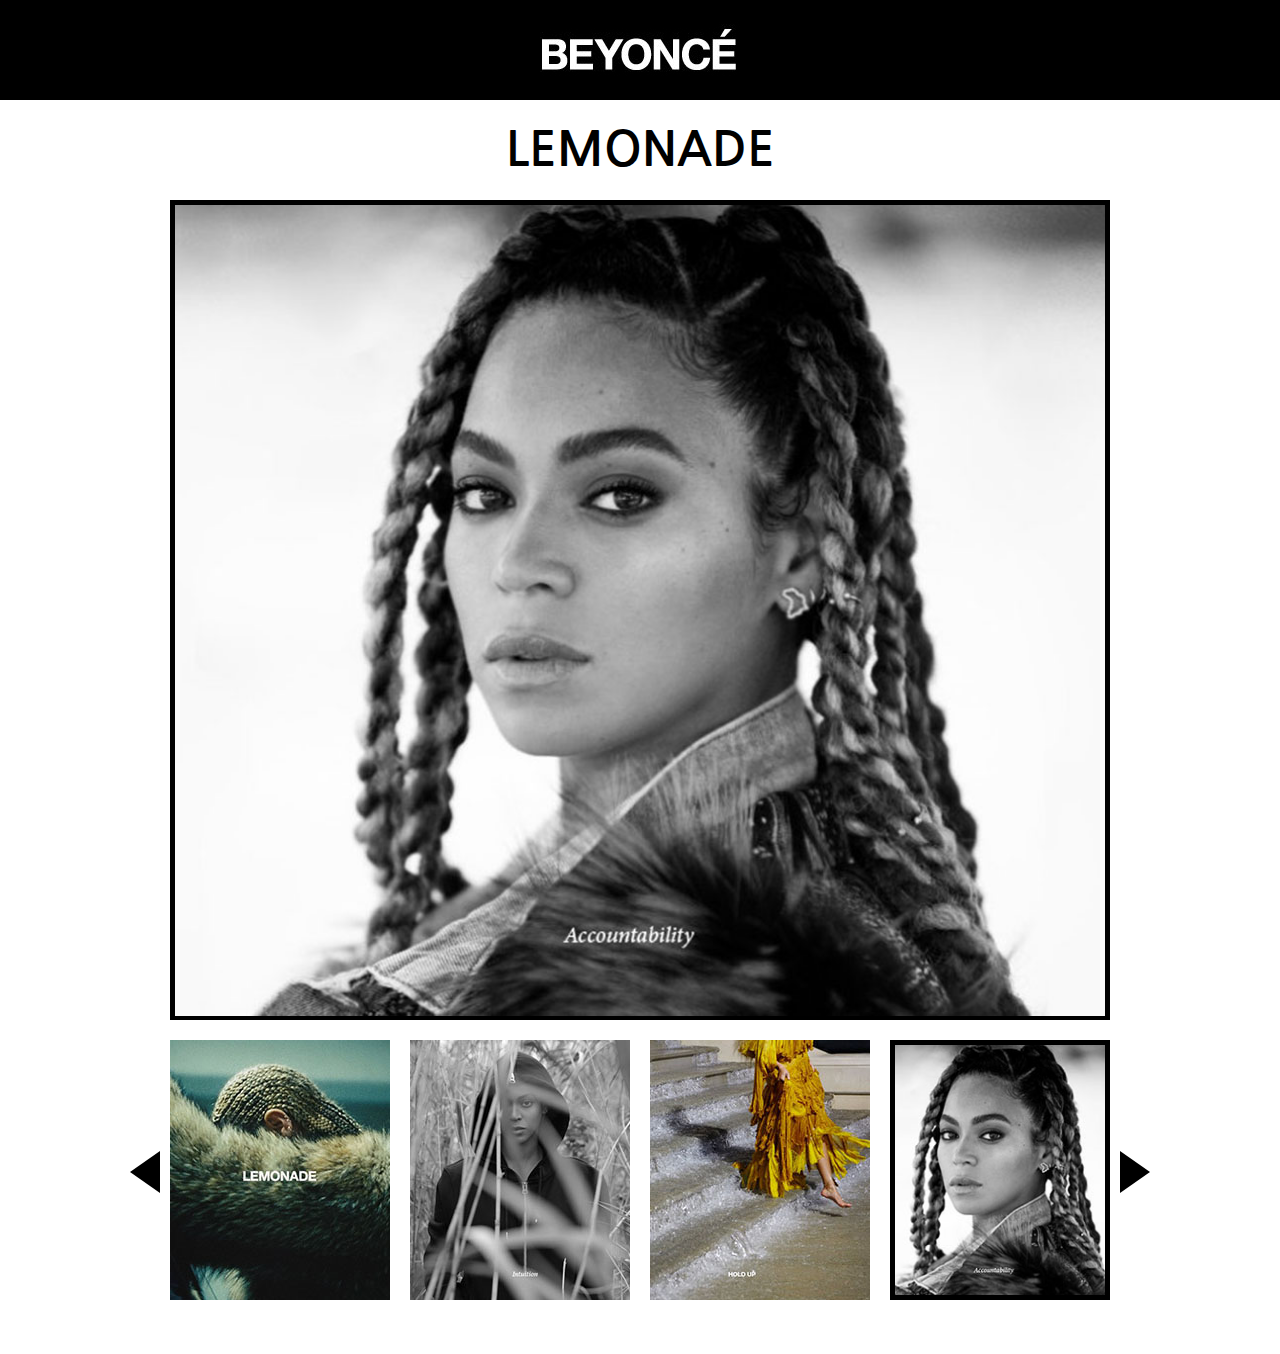
<file: layout/layout7.html>
<!DOCTYPE html>
<html lang="ko">
<head>
  <meta charset="UTF-8">
  <meta name="viewport" content="width=device-width, initial-scale=1.0">
  <meta http-equiv="X-UA-Compatible" content="ie=edge">
  <title>Document</title>
  <link href="https://fonts.googleapis.com/css?family=Nanum+Gothic:400,700,800" rel="stylesheet">
  <link rel="stylesheet" href="https://use.fontawesome.com/releases/v5.1.0/css/all.css" integrity="sha384-lKuwvrZot6UHsBSfcMvOkWwlCMgc0TaWr+30HWe3a4ltaBwTZhyTEggF5tJv8tbt" crossorigin="anonymous">
  <style>
  *{margin: 0; padding: 0;}
  .skip{font-size: 0; text-indent: -9999px; position: absolute; left:-9999px;}
  .center{position: relative; width: 960px; margin: 0 auto;}
  button{border: 0; background: none;}
  body{font-family: 'Nanum Gothic', sans-serif;}
  li{list-style: none;}

  header{background: #000; height: 100px; text-align: center;}
  header .center{width: 1200px;}
  header h1{padding-top: 20px;}
  header .btn-menu{position: absolute; left:30px; top:35px;}
  header .btn-search{position: absolute; right:30px; top:35px;}
  header i{color:#fff; font-size: 30px;}

  .gallery{padding: 0 10px;}
  .gallery h2{font-size: 48px; line-height: 100px; text-align: center;}
  .gallery .big-img{
    height: 820px; border: 5px solid #000; box-sizing: border-box;
    background: #ccc; margin-bottom: 20px;
  }
  .gallery .big-img img{width: 100%;}

  .gallery .img-list{position: relative; margin-bottom: 50px;}
  .gallery .img-list ul{overflow: hidden; margin: 0 -10px;}
  .gallery .img-list ul li{float: left; width: 25%; text-align: center;}
  .gallery .img-list ul li a{display: inline-block; width: 220px; height: 260px;background: #ccc;}
  .gallery .img-list ul li img{width: 220px; height: 260px; box-sizing: border-box;}
  .gallery .img-list ul li.active img{border: 5px solid #000;}

  .gallery .img-list button{
    position: absolute; top:50%; transform: translateY(-50%);
    cursor: pointer; outline: none;
    border-top: 21px solid transparent;
    border-bottom: 21px solid transparent;
  }
  #prev{left:-40px; border-right: 30px solid #000;}
  #next{right:-40px; border-left: 30px solid #000;}

  </style>
</head>
<body>
  <header>
    <div class="center">
      <h1><img src="img/beyonce-logo.jpg" alt="beyonce"></h1>
      <button class="btn-menu"><i class="fas fa-bars"></i><span class="skip">메뉴</span></button>
      <button class="btn-search"><i class="fas fa-search"></i><span class="skip">검색</span></button>
    </div>
  </header>
  <section class="center">
    <article class="gallery">
      <h2>LEMONADE</h2>
      <div class="big-img">
        <img src="img/lemonade4-L.jpg" alt="lemonade4">
      </div>
      <div class="img-list">
        <!-- ul>li*4>a[href=#]>img[src=img/lemonade$-S.jpg] -->
        <ul>
          <li><a href="#"><img src="img/lemonade1-S.jpg" alt="lemonade1"></a></li>
          <li><a href="#"><img src="img/lemonade2-S.jpg" alt="lemonade2"></a></li>
          <li><a href="#"><img src="img/lemonade3-S.jpg" alt="lemonade3"></a></li>
          <li class="active"><a href="#"><img src="img/lemonade4-S.jpg" alt="lemonade4"></a></li>
        </ul>
        <button id="prev"><span class="skip">이전</span></button>
        <button id="next"><span class="skip">다음</span></button>
      </div>
    </article>
  </section>

</body>
</html>
</file>
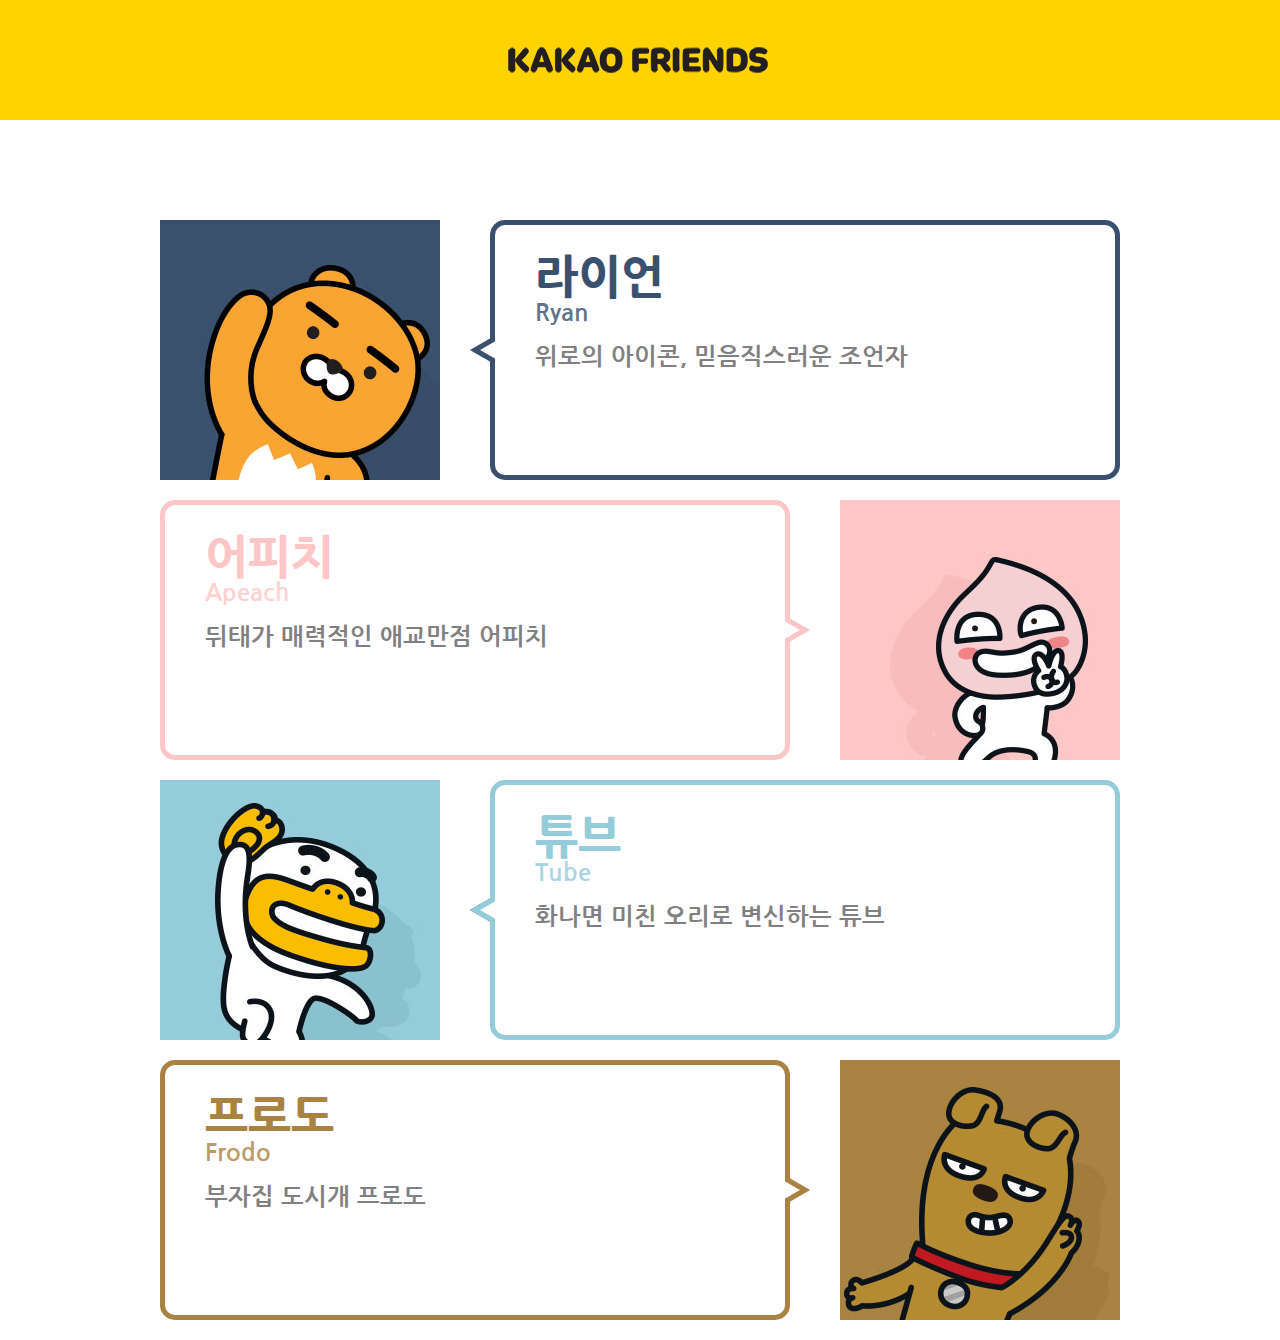
<file: layout/layout9.html>
<!DOCTYPE html>
<html lang="ko">
<head>
  <meta charset="UTF-8">
  <meta name="viewport" content="width=device-width, initial-scale=1.0">
  <meta http-equiv="X-UA-Compatible" content="ie=edge">
  <title>Document</title>
  <link href="https://fonts.googleapis.com/css?family=Nanum+Gothic" rel="stylesheet">
  <style>
    *{margin: 0; padding: 0;}
    .skip{font-size: 0; text-indent: -9999px; position: absolute; left:-9999px;}
    .center{position: relative; width: 960px; margin: 0 auto;}
    body{font-family: 'Nanum Gothic', sans-serif;}

    header{height: 120px; background: #ffd300; bottom:100px; text-align: center;
      margin-bottom: 100px;
    }
    header h1{
      display: inline-block; width: 300px; height: 30px;
      margin-top: 45px;
      background: url(img/kakaofriends-logo.png) no-repeat center;
    }

    .row{margin-bottom: 20px;}
    .row::after{content: ''; display: block; clear: both; overflow: hidden;}
    .left{float: left;}
    .right{float: right;}

    /* 이미지박스 */
    .friends .img-box{width: 280px; height: 260px; background-repeat: no-repeat; background-position: right bottom;}
    .friends .ryan .img-box{background-image: url(img/friends_ryan.jpg);}
    .friends .apeach .img-box{background-image: url(img/friends_apeach.jpg);}
    .friends .tube .img-box{background-image: url(img/friends_tube.jpg);}
    .friends .frodo .img-box{background-image: url(img/friends_frodo.jpg);}

    /* 말풍선 */
    .friends .balloon{position: relative; width: 630px; height: 260px; background: #fff;
      border-radius: 15px; padding: 30px 40px; box-sizing: border-box;
    }
    .friends .ryan .balloon{border:5px solid #39516e;}
    .friends .apeach .balloon{border:5px solid #fec6c7;}
    .friends .tube .balloon{border:5px solid #94ccd9;}
    .friends .frodo .balloon{border:5px solid #a98342;}
    .friends .balloon dl{font-weight: bold;}
    .friends .balloon dl dt{padding-bottom: 20px;}
    .friends .ryan dl dt{color:#39516e;}
    .friends .apeach dl dt{color:#fec6c7;}
    .friends .tube dl dt{color:#94ccd9;}
    .friends .frodo dl dt{color:#a98342;}
    .friends .balloon dl dt b{display: block; font-size: 46px;}
    .friends .balloon dl dt span{font-size: 24px; opacity: 0.8;}
    .friends .balloon dl dd{font-size: 24px; color:#808080;}
    /* 화살표 */
    .friends .balloon::after{
      content: ''; position: absolute; top:50%; transform: translateY(-50%);
      width: 26px; height: 26px; background-repeat: no-repeat;
    }
    .friends .ryan .balloon::after{background-image: url(img/arrow1.png); left:-25px;}
    .friends .apeach .balloon::after{background-image: url(img/arrow2.png); right:-25px;}
    .friends .tube .balloon::after{background-image: url(img/arrow3.png); left:-25px;}
    .friends .frodo .balloon::after{background-image: url(img/arrow4.png); right:-25px;}

  </style>
</head>
<body>
  <header>
    <h1><span class="skip">kakao friends</span></h1>
  </header>
  <section class="center">
    <article class="friends">
      <div class="row ryan">
        <div class="img-box left"></div>
        <div class="balloon right">
          <dl>
            <dt><b>라이언</b><span>Ryan</span></dt>
            <dd>위로의 아이콘, 믿음직스러운 조언자 </dd>
          </dl>
        </div>
      </div>
      <div class="row apeach">
        <div class="img-box right"></div>
        <div class="balloon left">
          <dl>
            <dt><b>어피치</b><span>Apeach</span></dt>
            <dd>뒤태가 매력적인 애교만점 어피치</dd>
          </dl>
        </div>
      </div>
      <div class="row tube">
        <div class="img-box left"></div>
        <div class="balloon right">
          <dl>
            <dt><b>튜브</b><span>Tube</span></dt>
            <dd>화나면 미친 오리로 변신하는 튜브</dd>
          </dl>
        </div>
      </div>
      <div class="row frodo">
        <div class="img-box right"></div>
        <div class="balloon left">
          <dl>
            <dt><b>프로도</b><span>Frodo</span></dt>
            <dd>부자집 도시개 프로도</dd>
          </dl>
        </div>
      </div>
    </article>
  </section>
</body>
</html>
</file>
